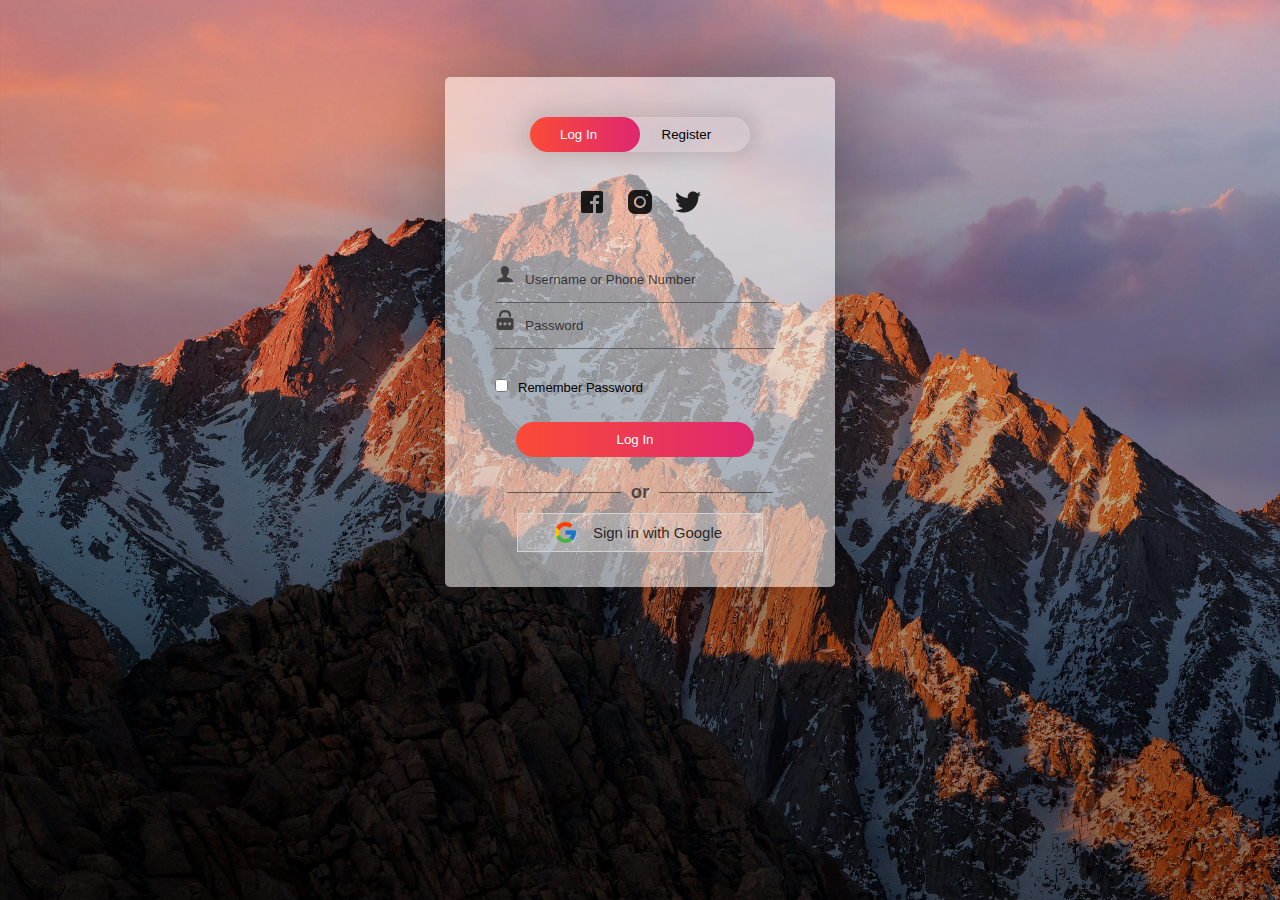
<file: login.html>
<!DOCTYPE html>
<html>
<head>
	<link rel="shortcut icon" type="png" href="images/icon/favicon.png">
	<title>Login SignUp</title>
	<link rel="stylesheet" type="text/css" href="loginStyle.css">
	<script src="https://ajax.googleapis.com/ajax/libs/jquery/3.4.1/jquery.min.js"></script>

  <!-- It will redirect to the Home Page after submitting the form -->
  <script>
  $(document).ready(function(){
    $("form").submit(function(){
      alert("Great Job !");
    });
  });
  </script>
</head>
<body>
		<div class="form-box">
			<div class="button-box">
				<div id="btn"></div>
				<button type="button" class="toggle-btn" id="log" onclick="login()" style="color: #fff;">Log In</button>
				<button type="button" class="toggle-btn" id="reg" onclick="register()">Register</button>
			</div>
			<div class="social-icons">
				<img src="images/icon/fb2.png">
				<img src="images/icon/insta2.png">
				<img src="images/icon/tt2.png">
			</div>
			
			<!-- Login Form -->
			<form id="login" class="input-group" action="index.html">
				<div class="inp">
					<img src="images/icon/user.png"><input type="text" id="email" class="input-field" placeholder="Username or Phone Number" style="width: 88%; border:none;" required="required">
				</div>
				<div class="inp">
					<img src="images/icon/password.png"><input type="password" id="password" class="input-field" placeholder="Password" style="width: 88%; border: none;" required="required">
				</div>
				<input type="checkbox" class="check-box">Remember Password
				<button type="submit" class="submit-btn">Log In</button>
			</form>


			<div class="other" id="other">
				<div class="instead">
					<h3>or</h3>
				</div>
				<button class="connect" onclick="google()">
					<img src="images/icon/google.png"><span>Sign in with Google</span>
				</button>
			</div>
			
			<!-- Registration Form -->
			<form id="register" class="input-group">
				<input type="text" class="input-field" placeholder="Full Name" required="required">
				<input type="email" class="input-field" placeholder="Email Address" required="required">
				<input type="password" class="input-field" placeholder="Create Password" name="psame" required="required">
				<input type="password" class="input-field" placeholder="Confirm Password" name="psame" required="required">
				<input type="checkbox" class="check-box" id="chkAgree" onclick="goFurther()">I agree to the Terms & Conditions
				<button type="submit" id="btnSubmit" class="submit-btn reg-btn">Register</button>
			</form>
		</div>
		<script type="text/javascript" src="script.js"></script>
</body>
</html>
</file>
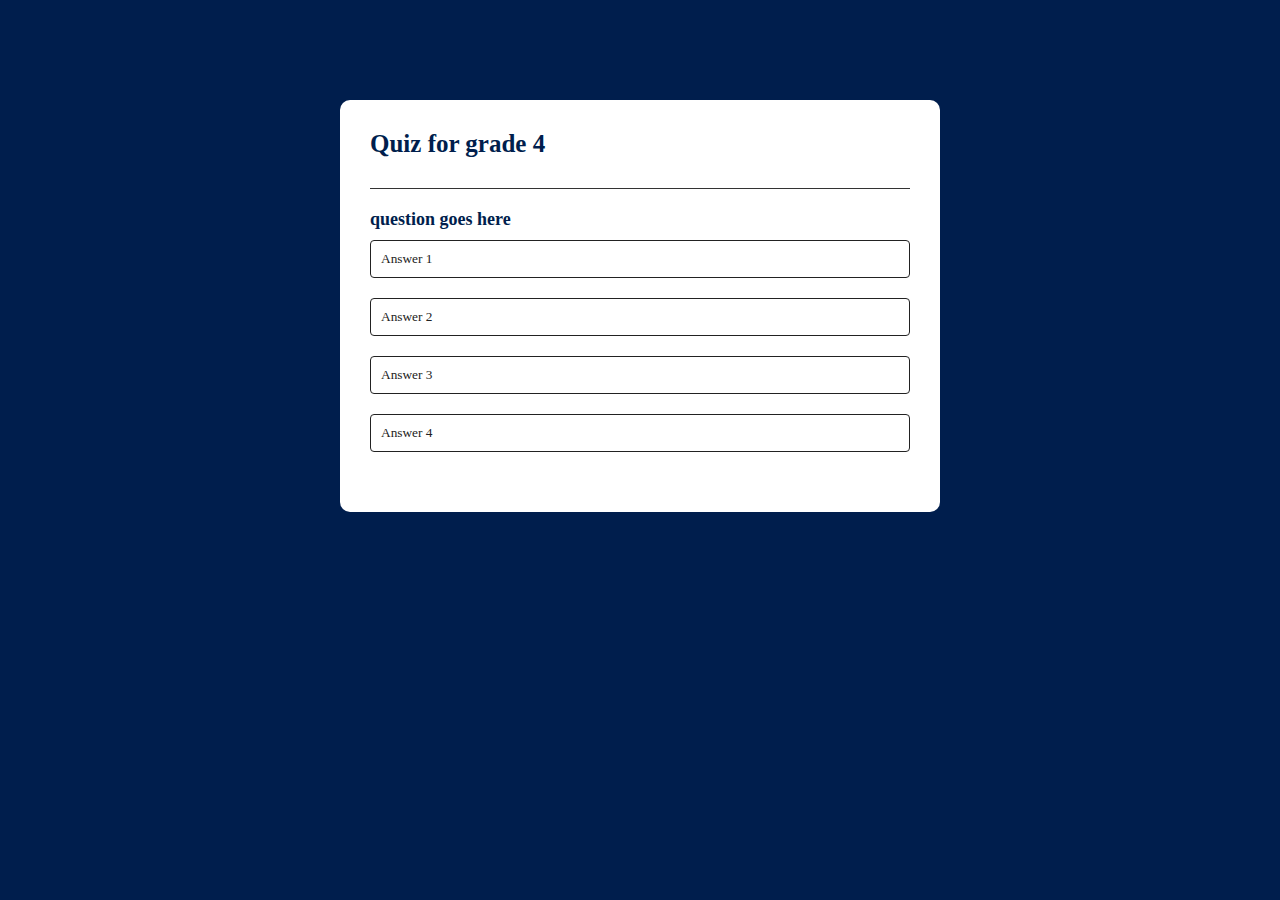
<file: subjects/game.html>
<!DOCTYPE html>
<html lang="en">
<head>
    <meta charset="UTF-8">
    <meta name="viewport" content="width=device-width, initial-scale=1.0">
    <title>Game</title>
    <link rel="stylesheet" href="gameStyles.css">
</head>
<body>
    <div class="app">
        <h1>Quiz for grade 4</h1>
        <div class="quiz">
            <h2 id="question">question goes here</h2>
            <div id="answer-buttons">
                <button class="btn">Answer 1</button>
                <button class="btn">Answer 2</button>
                <button class="btn">Answer 3</button>
                <button class="btn">Answer 4</button>
            </div>
            <button id="next-btn">Next</button>
        </div>

    </div>
    <script src="game.js"></script>
</body>
</html>
</file>
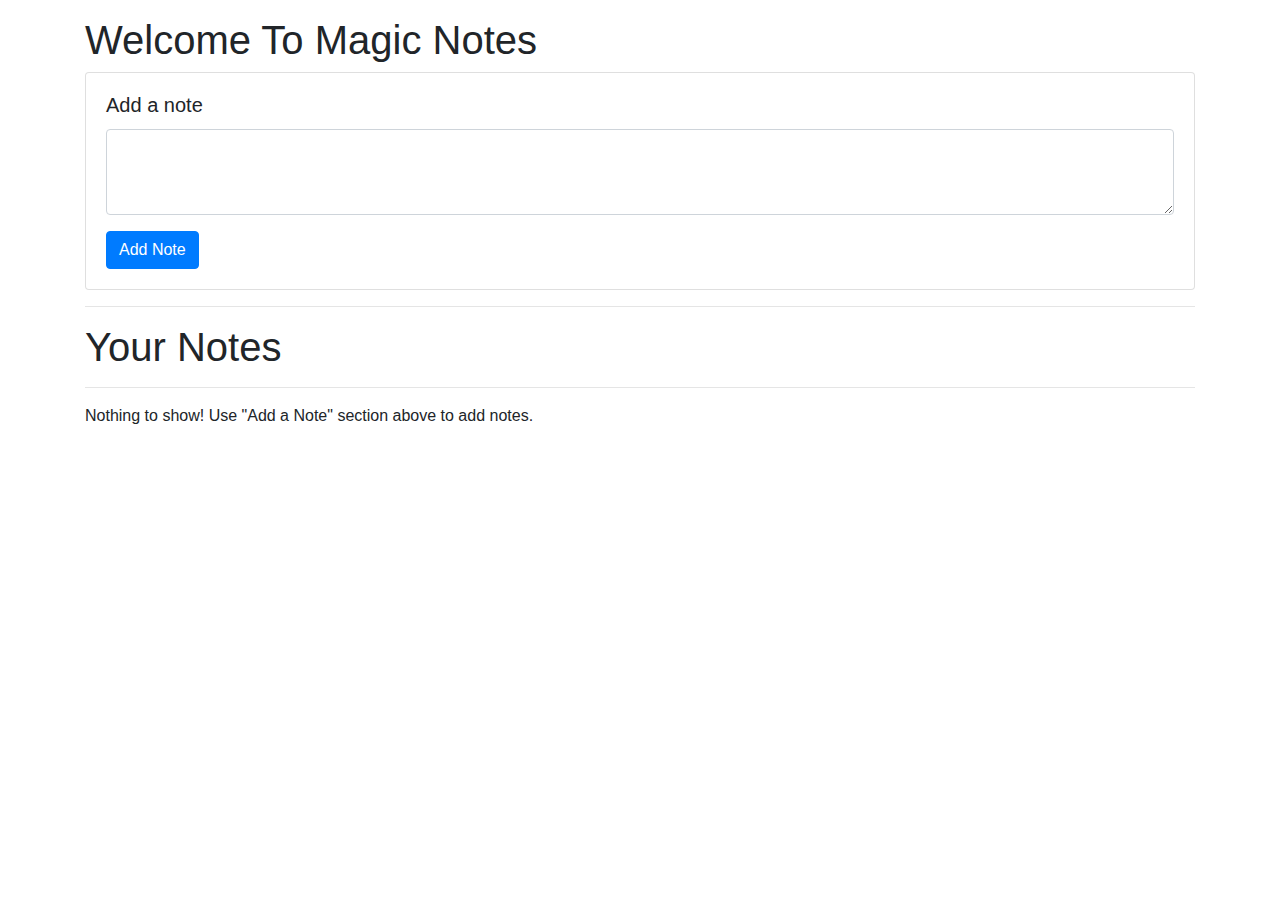
<file: subjects/notes.html>
<!DOCTYPE html>
<html lang="en">

<head>
  <meta charset="UTF-8">
  <meta name="viewport" content="width=device-width, initial-scale=1.0">
  <meta http-equiv="X-UA-Compatible" content="ie=edge">
  <title>Notes App</title>
  <link rel="stylesheet" href="https://stackpath.bootstrapcdn.com/bootstrap/4.3.1/css/bootstrap.min.css"
    integrity="sha384-ggOyR0iXCbMQv3Xipma34MD+dH/1fQ784/j6cY/iJTQUOhcWr7x9JvoRxT2MZw1T" crossorigin="anonymous">
</head>

<body>


  <div class="container my-3">
    <h1>Welcome To Magic Notes</h1>
    <div class="card">
      <div class="card-body">
        <h5 class="card-title">Add a note</h5>
        <div class="form-group">
          <textarea class="form-control" id="addTxt" rows="3"></textarea>
        </div>
        <button class="btn btn-primary" id="addBtn">Add Note</button>
      </div>
    </div>
    <hr>
    <h1>Your Notes</h1>
    <hr>
    <div id="notes" class="row container-fluid"> </div>
  </div>

  <script src="https://code.jquery.com/jquery-3.3.1.slim.min.js"
    integrity="sha384-q8i/X+965DzO0rT7abK41JStQIAqVgRVzpbzo5smXKp4YfRvH+8abtTE1Pi6jizo"
    crossorigin="anonymous"></script>
  <script src="https://cdnjs.cloudflare.com/ajax/libs/popper.js/1.14.7/umd/popper.min.js"
    integrity="sha384-UO2eT0CpHqdSJQ6hJty5KVphtPhzWj9WO1clHTMGa3JDZwrnQq4sF86dIHNDz0W1"
    crossorigin="anonymous"></script>
  <script src="https://stackpath.bootstrapcdn.com/bootstrap/4.3.1/js/bootstrap.min.js"
    integrity="sha384-JjSmVgyd0p3pXB1rRibZUAYoIIy6OrQ6VrjIEaFf/nJGzIxFDsf4x0xIM+B07jRM"
    crossorigin="anonymous"></script>
  <script src="script2.js"></script>
</body>

</html>
</file>
<file: loginStyle.css>
* {
	margin: 0;
	padding: 0;
	font-family: sans-serif;
}

body {
	background-image: linear-gradient(rgba(0,0,0,0),rgba(0,0,0,0.5)),url("images/extra/backwallpaper.jpg");
	background-size: cover;
	background-attachment: fixed;
	display: flex;
	justify-content: center;
}
.logo {
	display: flex;
	justify-content: center;
}
.logo img {
	width: 100px;
}
.form-box
{
	width: 380px;
	height: 500px;
	position: relative;
	margin: 6% auto;
	background: #fff8;
	padding: 5px;
	border-radius: 5px;
	overflow: hidden;
	box-shadow: 0px 0px 100px rgba(0,0,0,0.4);
}

.button-box
{
	width: 220px;
	margin: 35px auto;
	position: relative;
	box-shadow: 0 0 20px 9px rgba(0,0,0,.1);
	border-radius: 30px;
}

.toggle-btn
{
	padding: 10px 30px;
	cursor: pointer;
	background: transparent;
	position: relative;
	border: 0;
	outline: none;
}

#btn
{
	top: 0;
	left: 0;
	position: absolute;
	width: 110px;
	height: 100%;
	background: linear-gradient(to right, #FA4B37, #DF2771);
	border-radius: 30px;
	transition: 0.5s;
}
.social-icons
{
	margin: 30px auto;
	text-align: center;
}
.social-icons img
{
	width: 30px;
	margin: 0 7px;
	cursor: pointer;
	opacity: 0.85;
}

.input-group
{
	top: 180px;
	position: absolute;
	width: 280px;
	transition: .5s;
	font-size: 13px;
	color: #010101;
}
.inp {
	border-bottom: 1px solid rgba(0,0,0,0.4);
	justify-content: center;
}
.inp img{
	width: 20px;
	padding-right: 10px;
}
.input-field
{
	width: 100%;
	padding: 10px 0;
	margin: 5px 0;
	border-left: 0;
	border-right: 0;
	border-top: 0;
	border-bottom: 1px solid rgba(0,0,0,0.4);
	outline: none;
	background: transparent;
	color: rgba(0,0,0);
}
::placeholder { /* Chrome, Firefox, Opera, Safari 10.1+ */
	color: rgba(0,0,0,0.7);
	/*opacity: 1;  Firefox */
}
#register .input-field {
	color: rgba(0,0,0,0.8);
}
.submit-btn
{
	width: 85%;
	padding: 10px 30px;
	cursor: pointer;
	display: block;
	margin: auto;
	background: linear-gradient(to right, #FA4B37, #DF2771);
	color: #fff;
	border: 0;
	outline: none;
	border-radius: 30px;
}

.reg-btn {
	background: lightgray;
}
.check-box
{
	cursor: pointer;
	margin: 30px 10px 30px 0;
}

.instead {
	margin-top: 10px;
}
.instead h3 {
    overflow: hidden;
    text-align: center;
    color: rgba(0,0,0,0.6);
}
.instead h3:before,
.instead h3:after {
    background-color: rgba(0,0,0,0.5);
    content: "";
    display: inline-block;
    height: 1px;
    position: relative;
    vertical-align: middle;
    width: 50%;
}
.instead h3:before {
    right: 0.5em;
    margin-left: -50%;
}
.instead h3:after {
    left: 0.5em;
    margin-right: -50%;
}
span
{
	color: rgba(0,0,0,0.8);
	font-size: 12px;
}

#login
{
	left: 50px;
}
#register
{
	left: 450px;
}

.other {
	display: grid;
	justify-content: center;
	margin-top: 250px;
}

.connect {
	display: flex;
	margin: 10px;
	padding: 0px 30px;
	align-items: center;
	text-align: center;
	justify-content: center;
	border: 1px solid lightgray;
	cursor: pointer;
	outline: none;
	/*border-radius: 10px;*/
	background: #fff3;
}
.connect:hover {
	background: #fff8;
}
.connect img {
	padding: 5px;
	width: 25px;
}
.connect span {
	padding: 10px;
	font-size: 15px;
}
</file>
<file: subjects/gameStyles.css>
*{
    margin: 0;
    padding: 0;
    font-family: 'poppins','sans-serif';
    box-sizing: border-box;
}
body{
    background: #001e4d;
}
.app{
    background: #fff;
    width: 90%;
    max-width: 600px;
    margin: 100px auto 0;
    border-radius: 10px;
    padding: 30px;
}
.app h1{
    font-size: 25px;
    color: #001e4d;
    font-weight: 600;
    border-bottom: 1px solid #333;
    padding-bottom: 30px;

}
.quiz{
    padding: 20px 0;

}
.quiz h2{
    font-size: 18px;
    color: #001e4d;
    font-weight: 600;
    
}
.btn{
    background: #fff;
    color: #222;
    font-weight: 500;
    width: 100%;
    border: 1px solid #222;
    padding: 10px;
    margin: 10px 0;
    text-align: left;
    border-radius: 4px;
    cursor: pointer;
    transition: all 0.3s;
}
.btn:hover:not([disabled]){
    background:#222;
    color: #fff;
}
.btn:disabled{
    cursor: no-drop;
}
#next-btn{
    background: #001e4d;
    color: #fff;
    font-weight: 500;
    border: 0;
    padding: 10px;
    margin: 20px auto 0;
    border-radius: 4px;
    cursor: pointer;
    display: none;
}
.correct{
    background:#9aeabc ;
}
.incorrect{
    background: #ff9393;
}
</file>
